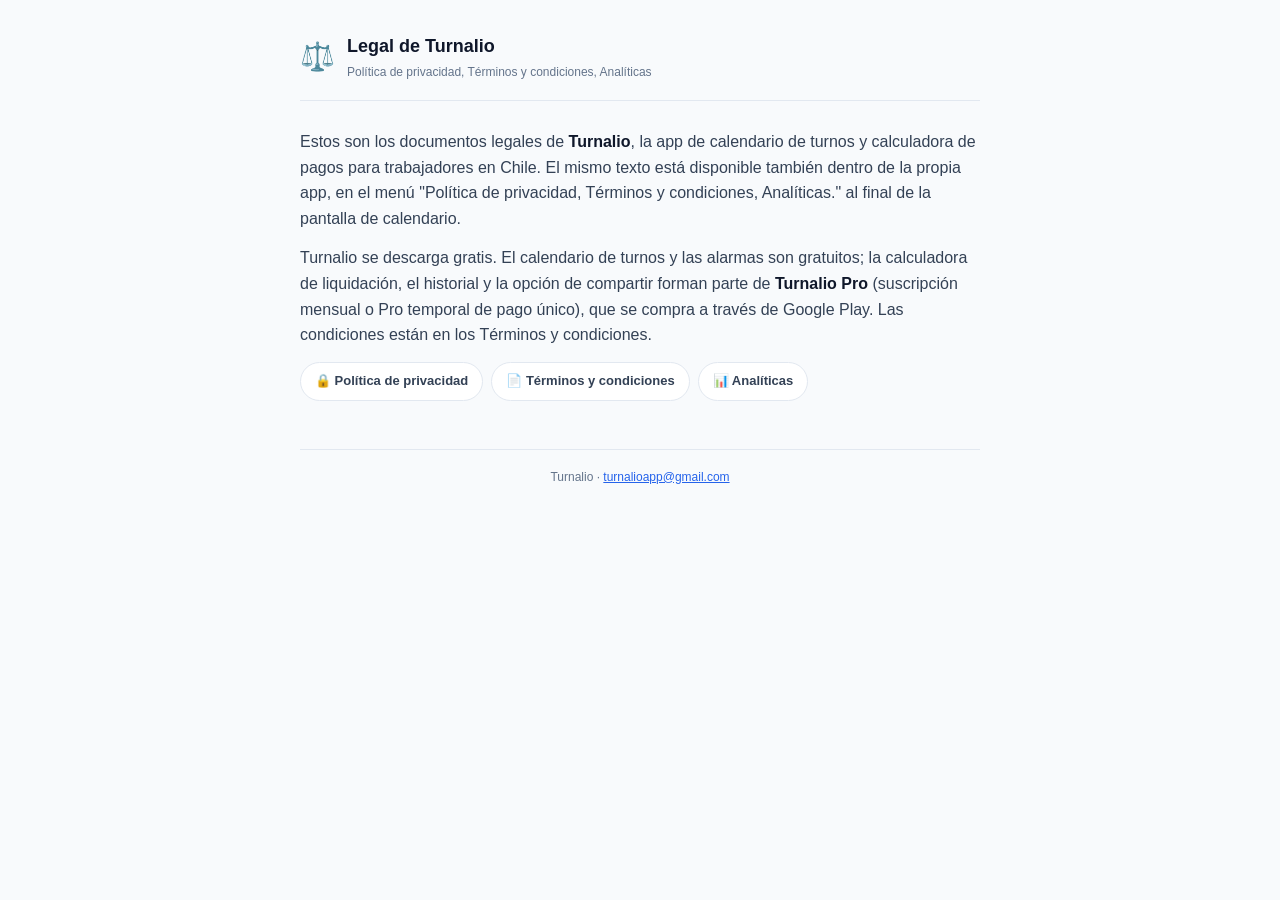
<file: index.html>
<!DOCTYPE html>
<html lang="es">
<head>
<meta charset="UTF-8">
<meta name="viewport" content="width=device-width, initial-scale=1.0">
<title>Legal — Turnalio</title>
<link rel="stylesheet" href="style.css">
</head>
<body>
  <header>
    <span class="logo">⚖️</span>
    <div>
      <h1>Legal de Turnalio</h1>
      <div class="sub">Política de privacidad, Términos y condiciones, Analíticas</div>
    </div>
  </header>

  <p>Estos son los documentos legales de <strong>Turnalio</strong>, la app de calendario de turnos y calculadora de pagos para trabajadores en Chile. El mismo texto está disponible también dentro de la propia app, en el menú "Política de privacidad, Términos y condiciones, Analíticas." al final de la pantalla de calendario.</p>

  <p>Turnalio se descarga gratis. El calendario de turnos y las alarmas son gratuitos; la calculadora de liquidación, el historial y la opción de compartir forman parte de <strong>Turnalio Pro</strong> (suscripción mensual o Pro temporal de pago único), que se compra a través de Google Play. Las condiciones están en los Términos y condiciones.</p>

  <nav class="legal-nav">
    <a href="privacidad.html">🔒 Política de privacidad</a>
    <a href="terminos.html">📄 Términos y condiciones</a>
    <a href="analiticas.html">📊 Analíticas</a>
  </nav>

  <footer>Turnalio · <a href="mailto:turnalioapp@gmail.com">turnalioapp@gmail.com</a></footer>
</body>
</html>
</file>
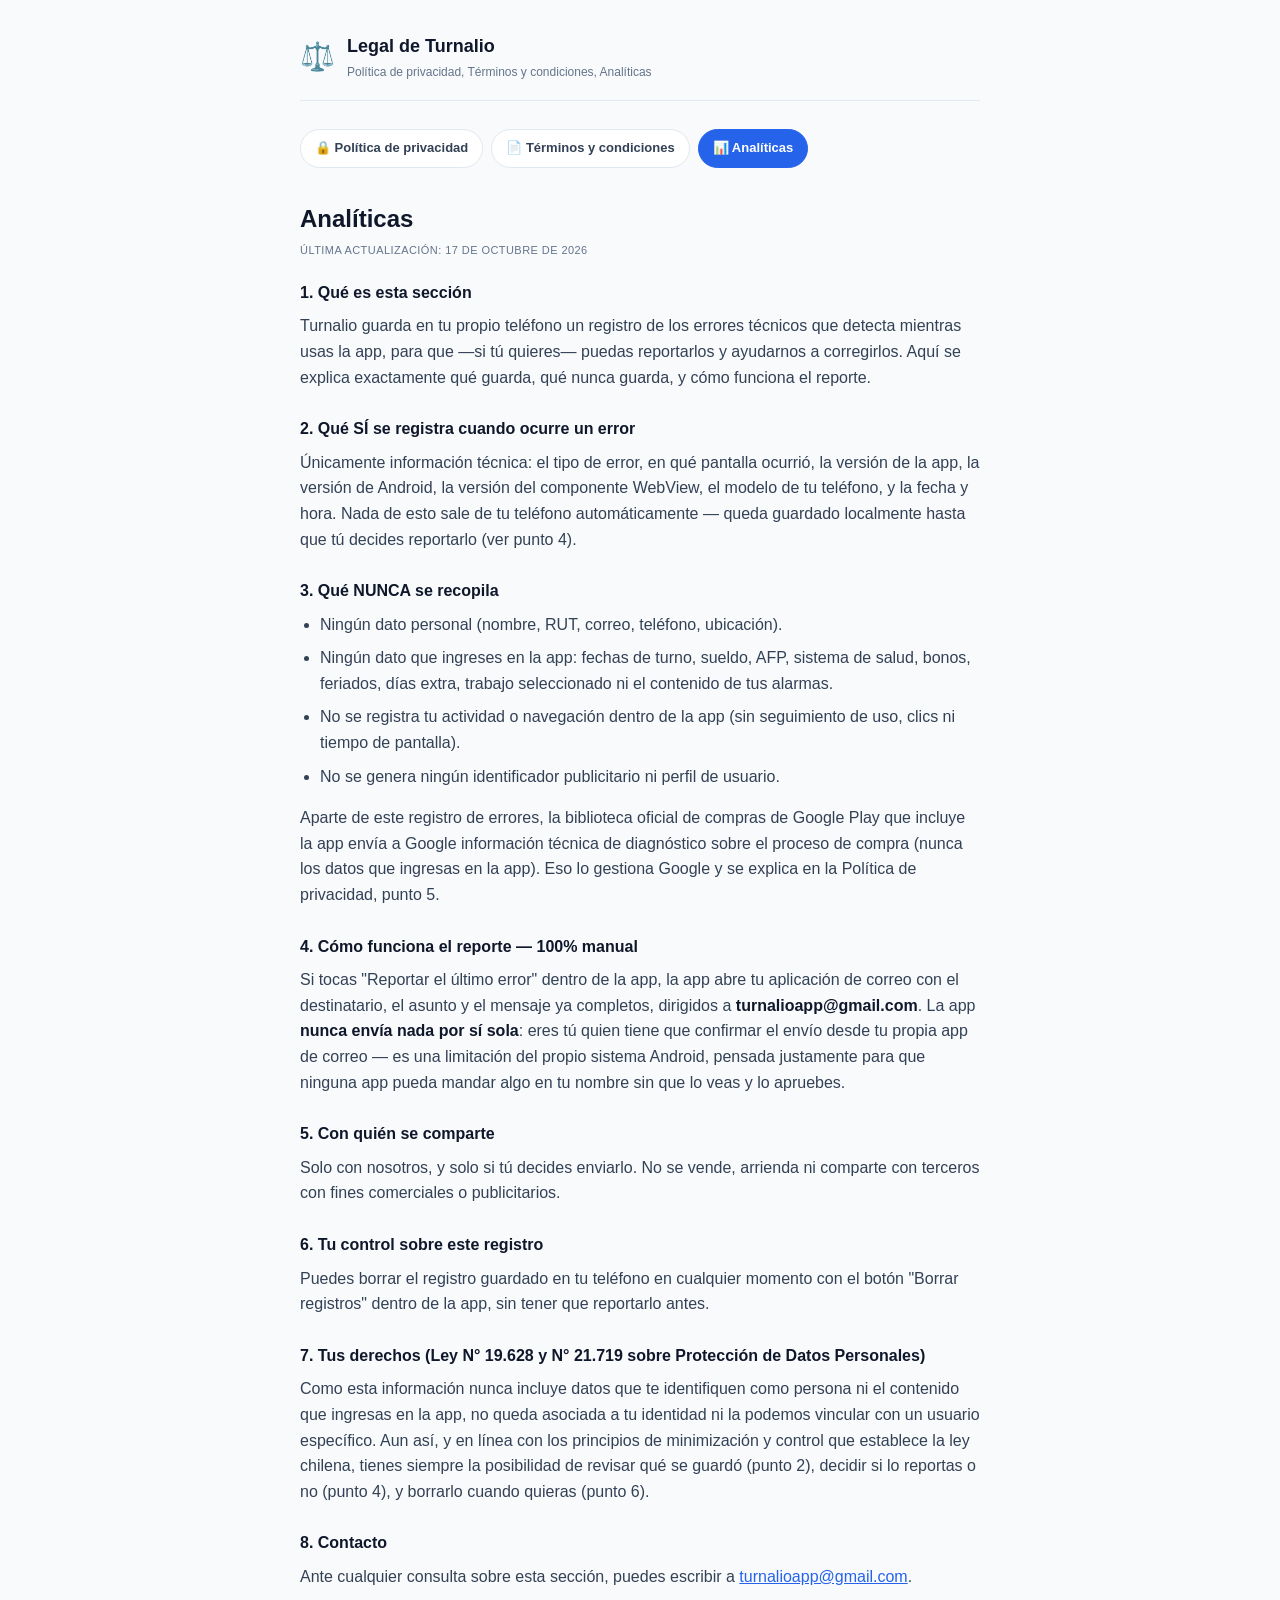
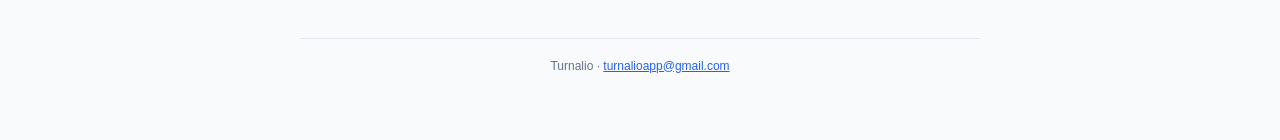
<file: analiticas.html>
<!DOCTYPE html>
<html lang="es">
<head>
<meta charset="UTF-8">
<meta name="viewport" content="width=device-width, initial-scale=1.0">
<title>Analíticas — Turnalio</title>
<link rel="stylesheet" href="style.css">
</head>
<body>
  <header>
    <span class="logo">⚖️</span>
    <div>
      <h1>Legal de Turnalio</h1>
      <div class="sub">Política de privacidad, Términos y condiciones, Analíticas</div>
    </div>
  </header>

  <nav class="legal-nav">
    <a href="privacidad.html">🔒 Política de privacidad</a>
    <a href="terminos.html">📄 Términos y condiciones</a>
    <a href="analiticas.html" class="active">📊 Analíticas</a>
  </nav>

  <h1 class="doc-title">Analíticas</h1>
  <div class="updated">Última actualización: 17 de octubre de 2026</div>

  <h3>1. Qué es esta sección</h3>
  <p>Turnalio guarda en tu propio teléfono un registro de los errores técnicos que detecta mientras usas la app, para que —si tú quieres— puedas reportarlos y ayudarnos a corregirlos. Aquí se explica exactamente qué guarda, qué nunca guarda, y cómo funciona el reporte.</p>

  <h3>2. Qué SÍ se registra cuando ocurre un error</h3>
  <p>Únicamente información técnica: el tipo de error, en qué pantalla ocurrió, la versión de la app, la versión de Android, la versión del componente WebView, el modelo de tu teléfono, y la fecha y hora. Nada de esto sale de tu teléfono automáticamente — queda guardado localmente hasta que tú decides reportarlo (ver punto 4).</p>

  <h3>3. Qué NUNCA se recopila</h3>
  <ul>
    <li>Ningún dato personal (nombre, RUT, correo, teléfono, ubicación).</li>
    <li>Ningún dato que ingreses en la app: fechas de turno, sueldo, AFP, sistema de salud, bonos, feriados, días extra, trabajo seleccionado ni el contenido de tus alarmas.</li>
    <li>No se registra tu actividad o navegación dentro de la app (sin seguimiento de uso, clics ni tiempo de pantalla).</li>
    <li>No se genera ningún identificador publicitario ni perfil de usuario.</li>
  </ul>
  <p>Aparte de este registro de errores, la biblioteca oficial de compras de Google Play que incluye la app envía a Google información técnica de diagnóstico sobre el proceso de compra (nunca los datos que ingresas en la app). Eso lo gestiona Google y se explica en la Política de privacidad, punto 5.</p>

  <h3>4. Cómo funciona el reporte — 100% manual</h3>
  <p>Si tocas "Reportar el último error" dentro de la app, la app abre tu aplicación de correo con el destinatario, el asunto y el mensaje ya completos, dirigidos a <strong>turnalioapp@gmail.com</strong>. La app <strong>nunca envía nada por sí sola</strong>: eres tú quien tiene que confirmar el envío desde tu propia app de correo — es una limitación del propio sistema Android, pensada justamente para que ninguna app pueda mandar algo en tu nombre sin que lo veas y lo apruebes.</p>

  <h3>5. Con quién se comparte</h3>
  <p>Solo con nosotros, y solo si tú decides enviarlo. No se vende, arrienda ni comparte con terceros con fines comerciales o publicitarios.</p>

  <h3>6. Tu control sobre este registro</h3>
  <p>Puedes borrar el registro guardado en tu teléfono en cualquier momento con el botón "Borrar registros" dentro de la app, sin tener que reportarlo antes.</p>

  <h3>7. Tus derechos (Ley N° 19.628 y N° 21.719 sobre Protección de Datos Personales)</h3>
  <p>Como esta información nunca incluye datos que te identifiquen como persona ni el contenido que ingresas en la app, no queda asociada a tu identidad ni la podemos vincular con un usuario específico. Aun así, y en línea con los principios de minimización y control que establece la ley chilena, tienes siempre la posibilidad de revisar qué se guardó (punto 2), decidir si lo reportas o no (punto 4), y borrarlo cuando quieras (punto 6).</p>

  <h3>8. Contacto</h3>
  <p>Ante cualquier consulta sobre esta sección, puedes escribir a <a href="mailto:turnalioapp@gmail.com">turnalioapp@gmail.com</a>.</p>

  <footer>Turnalio · <a href="mailto:turnalioapp@gmail.com">turnalioapp@gmail.com</a></footer>
</body>
</html>
</file>
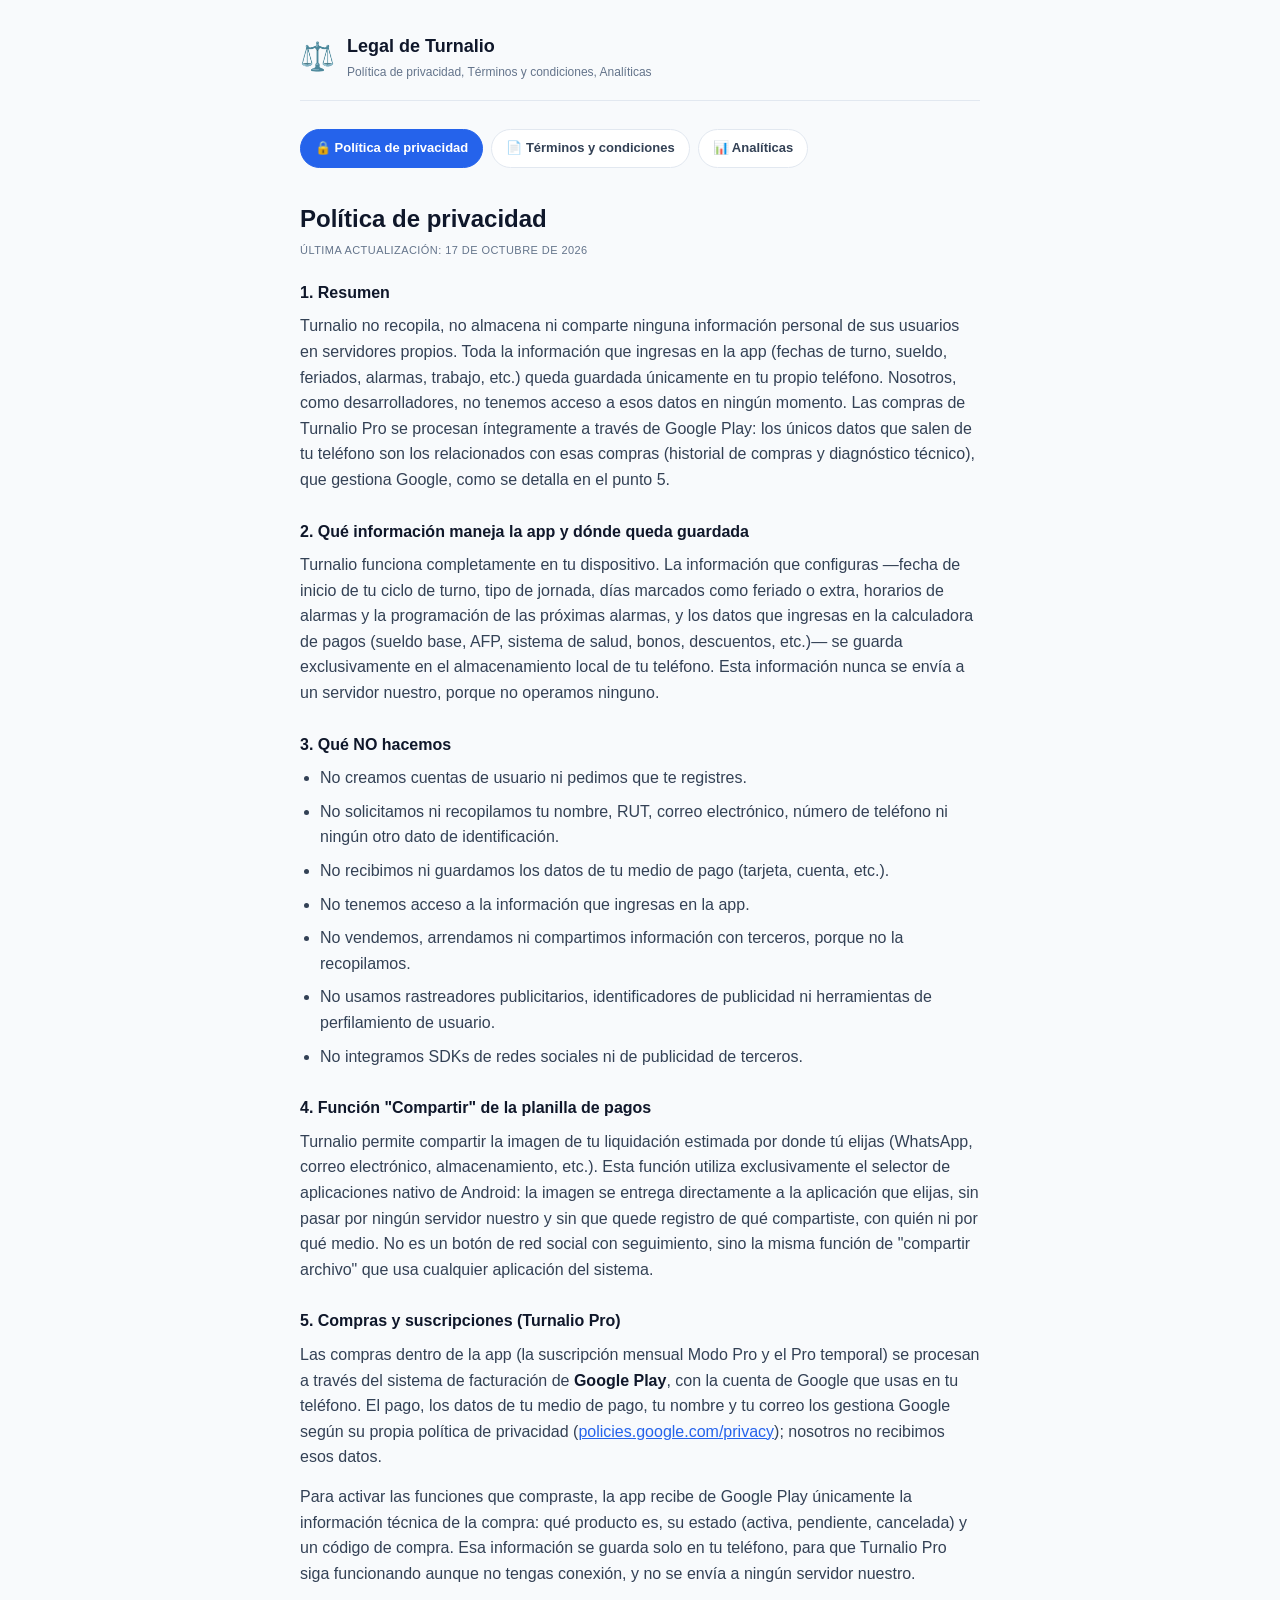
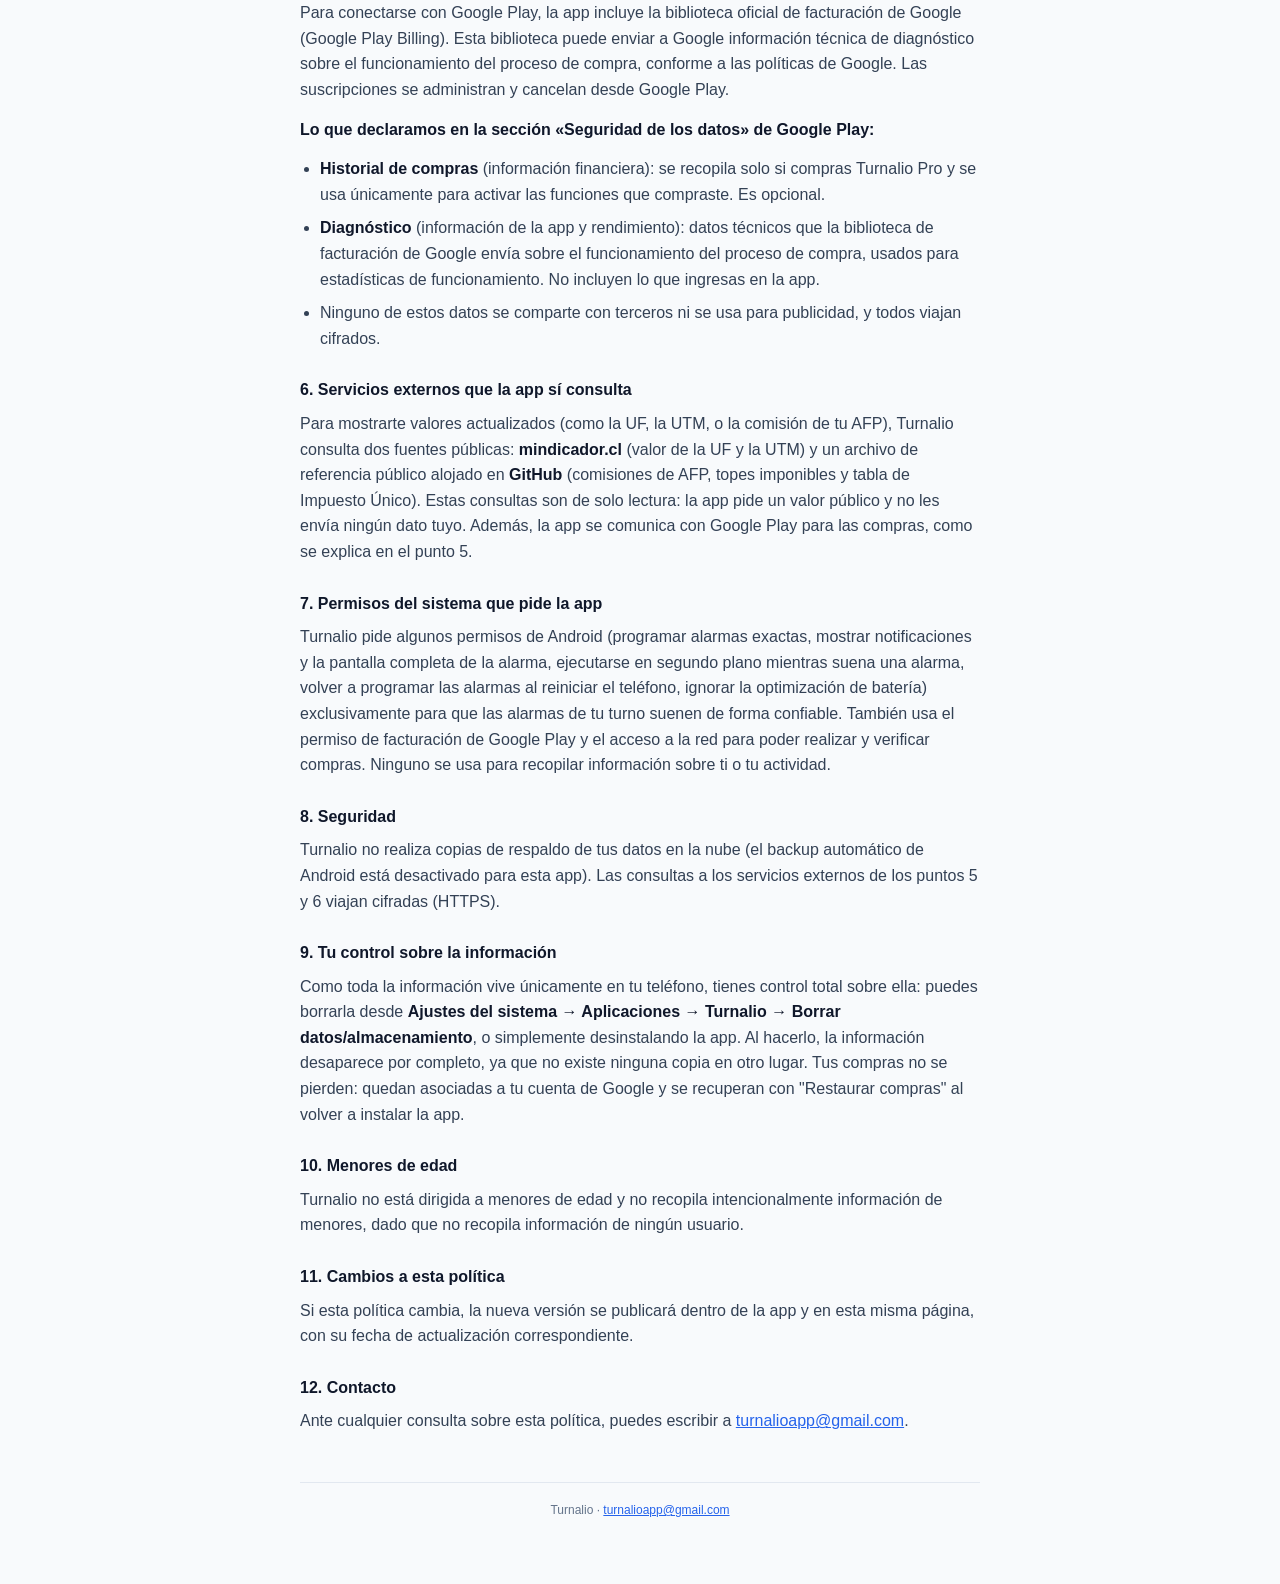
<file: privacidad.html>
<!DOCTYPE html>
<html lang="es">
<head>
<meta charset="UTF-8">
<meta name="viewport" content="width=device-width, initial-scale=1.0">
<title>Política de privacidad — Turnalio</title>
<link rel="stylesheet" href="style.css">
</head>
<body>
  <header>
    <span class="logo">⚖️</span>
    <div>
      <h1>Legal de Turnalio</h1>
      <div class="sub">Política de privacidad, Términos y condiciones, Analíticas</div>
    </div>
  </header>

  <nav class="legal-nav">
    <a href="privacidad.html" class="active">🔒 Política de privacidad</a>
    <a href="terminos.html">📄 Términos y condiciones</a>
    <a href="analiticas.html">📊 Analíticas</a>
  </nav>

  <h1 class="doc-title">Política de privacidad</h1>
  <div class="updated">Última actualización: 17 de octubre de 2026</div>

  <h3>1. Resumen</h3>
  <p>Turnalio no recopila, no almacena ni comparte ninguna información personal de sus usuarios en servidores propios. Toda la información que ingresas en la app (fechas de turno, sueldo, feriados, alarmas, trabajo, etc.) queda guardada únicamente en tu propio teléfono. Nosotros, como desarrolladores, no tenemos acceso a esos datos en ningún momento. Las compras de Turnalio Pro se procesan íntegramente a través de Google Play: los únicos datos que salen de tu teléfono son los relacionados con esas compras (historial de compras y diagnóstico técnico), que gestiona Google, como se detalla en el punto 5.</p>

  <h3>2. Qué información maneja la app y dónde queda guardada</h3>
  <p>Turnalio funciona completamente en tu dispositivo. La información que configuras —fecha de inicio de tu ciclo de turno, tipo de jornada, días marcados como feriado o extra, horarios de alarmas y la programación de las próximas alarmas, y los datos que ingresas en la calculadora de pagos (sueldo base, AFP, sistema de salud, bonos, descuentos, etc.)— se guarda exclusivamente en el almacenamiento local de tu teléfono. Esta información nunca se envía a un servidor nuestro, porque no operamos ninguno.</p>

  <h3>3. Qué NO hacemos</h3>
  <ul>
    <li>No creamos cuentas de usuario ni pedimos que te registres.</li>
    <li>No solicitamos ni recopilamos tu nombre, RUT, correo electrónico, número de teléfono ni ningún otro dato de identificación.</li>
    <li>No recibimos ni guardamos los datos de tu medio de pago (tarjeta, cuenta, etc.).</li>
    <li>No tenemos acceso a la información que ingresas en la app.</li>
    <li>No vendemos, arrendamos ni compartimos información con terceros, porque no la recopilamos.</li>
    <li>No usamos rastreadores publicitarios, identificadores de publicidad ni herramientas de perfilamiento de usuario.</li>
    <li>No integramos SDKs de redes sociales ni de publicidad de terceros.</li>
  </ul>

  <h3>4. Función "Compartir" de la planilla de pagos</h3>
  <p>Turnalio permite compartir la imagen de tu liquidación estimada por donde tú elijas (WhatsApp, correo electrónico, almacenamiento, etc.). Esta función utiliza exclusivamente el selector de aplicaciones nativo de Android: la imagen se entrega directamente a la aplicación que elijas, sin pasar por ningún servidor nuestro y sin que quede registro de qué compartiste, con quién ni por qué medio. No es un botón de red social con seguimiento, sino la misma función de "compartir archivo" que usa cualquier aplicación del sistema.</p>

  <h3>5. Compras y suscripciones (Turnalio Pro)</h3>
  <p>Las compras dentro de la app (la suscripción mensual Modo Pro y el Pro temporal) se procesan a través del sistema de facturación de <strong>Google Play</strong>, con la cuenta de Google que usas en tu teléfono. El pago, los datos de tu medio de pago, tu nombre y tu correo los gestiona Google según su propia política de privacidad (<a href="https://policies.google.com/privacy">policies.google.com/privacy</a>); nosotros no recibimos esos datos.</p>
  <p>Para activar las funciones que compraste, la app recibe de Google Play únicamente la información técnica de la compra: qué producto es, su estado (activa, pendiente, cancelada) y un código de compra. Esa información se guarda solo en tu teléfono, para que Turnalio Pro siga funcionando aunque no tengas conexión, y no se envía a ningún servidor nuestro.</p>
  <p>Para conectarse con Google Play, la app incluye la biblioteca oficial de facturación de Google (Google Play Billing). Esta biblioteca puede enviar a Google información técnica de diagnóstico sobre el funcionamiento del proceso de compra, conforme a las políticas de Google. Las suscripciones se administran y cancelan desde Google Play.</p>
  <p><strong>Lo que declaramos en la sección «Seguridad de los datos» de Google Play:</strong></p>
  <ul>
    <li><strong>Historial de compras</strong> (información financiera): se recopila solo si compras Turnalio Pro y se usa únicamente para activar las funciones que compraste. Es opcional.</li>
    <li><strong>Diagnóstico</strong> (información de la app y rendimiento): datos técnicos que la biblioteca de facturación de Google envía sobre el funcionamiento del proceso de compra, usados para estadísticas de funcionamiento. No incluyen lo que ingresas en la app.</li>
    <li>Ninguno de estos datos se comparte con terceros ni se usa para publicidad, y todos viajan cifrados.</li>
  </ul>

  <h3>6. Servicios externos que la app sí consulta</h3>
  <p>Para mostrarte valores actualizados (como la UF, la UTM, o la comisión de tu AFP), Turnalio consulta dos fuentes públicas: <strong>mindicador.cl</strong> (valor de la UF y la UTM) y un archivo de referencia público alojado en <strong>GitHub</strong> (comisiones de AFP, topes imponibles y tabla de Impuesto Único). Estas consultas son de solo lectura: la app pide un valor público y no les envía ningún dato tuyo. Además, la app se comunica con Google Play para las compras, como se explica en el punto 5.</p>

  <h3>7. Permisos del sistema que pide la app</h3>
  <p>Turnalio pide algunos permisos de Android (programar alarmas exactas, mostrar notificaciones y la pantalla completa de la alarma, ejecutarse en segundo plano mientras suena una alarma, volver a programar las alarmas al reiniciar el teléfono, ignorar la optimización de batería) exclusivamente para que las alarmas de tu turno suenen de forma confiable. También usa el permiso de facturación de Google Play y el acceso a la red para poder realizar y verificar compras. Ninguno se usa para recopilar información sobre ti o tu actividad.</p>

  <h3>8. Seguridad</h3>
  <p>Turnalio no realiza copias de respaldo de tus datos en la nube (el backup automático de Android está desactivado para esta app). Las consultas a los servicios externos de los puntos 5 y 6 viajan cifradas (HTTPS).</p>

  <h3>9. Tu control sobre la información</h3>
  <p>Como toda la información vive únicamente en tu teléfono, tienes control total sobre ella: puedes borrarla desde <strong>Ajustes del sistema → Aplicaciones → Turnalio → Borrar datos/almacenamiento</strong>, o simplemente desinstalando la app. Al hacerlo, la información desaparece por completo, ya que no existe ninguna copia en otro lugar. Tus compras no se pierden: quedan asociadas a tu cuenta de Google y se recuperan con "Restaurar compras" al volver a instalar la app.</p>

  <h3>10. Menores de edad</h3>
  <p>Turnalio no está dirigida a menores de edad y no recopila intencionalmente información de menores, dado que no recopila información de ningún usuario.</p>

  <h3>11. Cambios a esta política</h3>
  <p>Si esta política cambia, la nueva versión se publicará dentro de la app y en esta misma página, con su fecha de actualización correspondiente.</p>

  <h3>12. Contacto</h3>
  <p>Ante cualquier consulta sobre esta política, puedes escribir a <a href="mailto:turnalioapp@gmail.com">turnalioapp@gmail.com</a>.</p>

  <footer>Turnalio · <a href="mailto:turnalioapp@gmail.com">turnalioapp@gmail.com</a></footer>
</body>
</html>
</file>
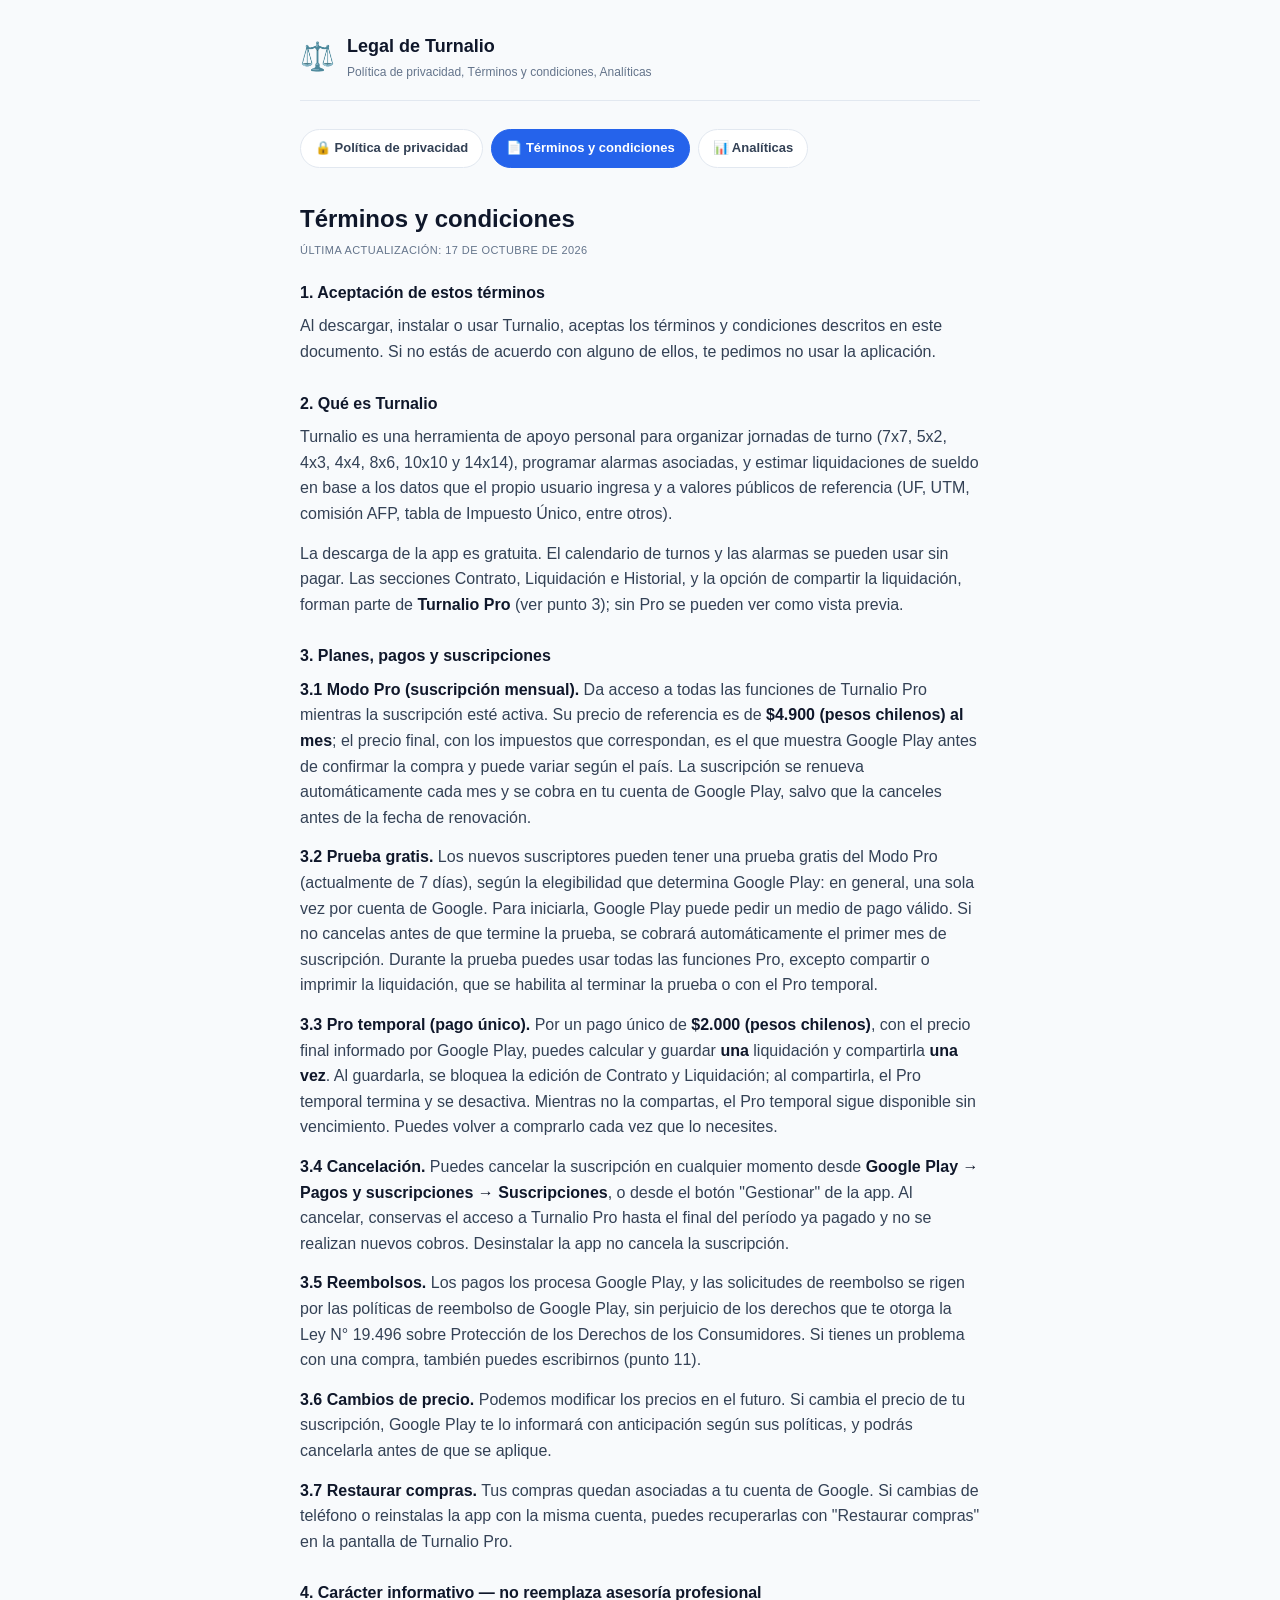
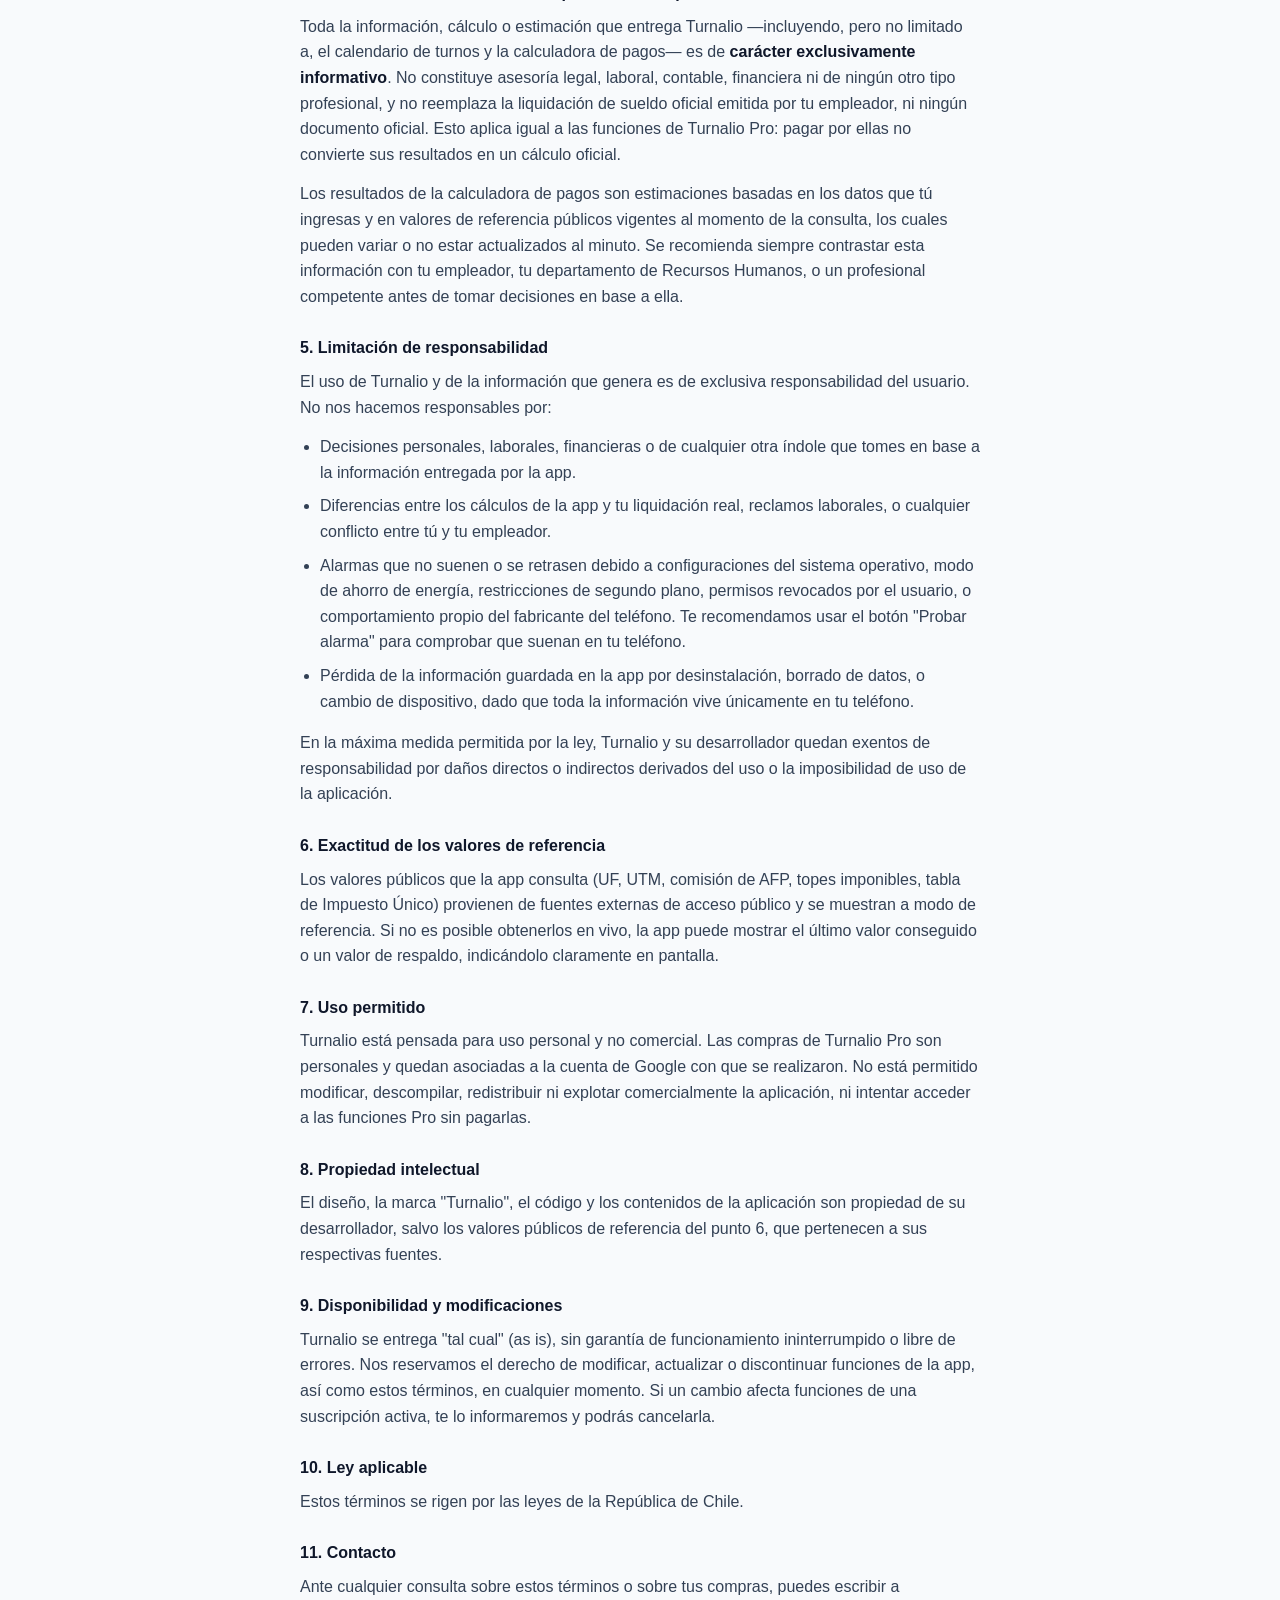
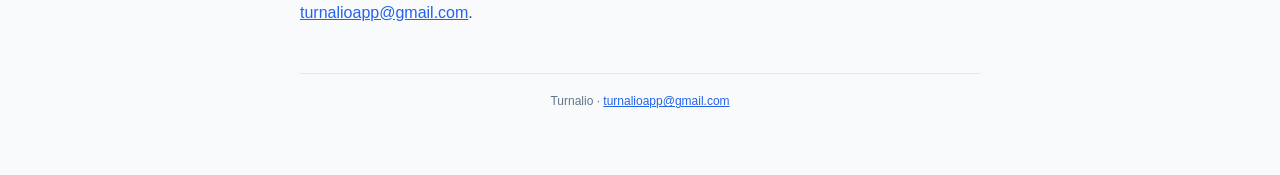
<file: terminos.html>
<!DOCTYPE html>
<html lang="es">
<head>
<meta charset="UTF-8">
<meta name="viewport" content="width=device-width, initial-scale=1.0">
<title>Términos y condiciones — Turnalio</title>
<link rel="stylesheet" href="style.css">
</head>
<body>
  <header>
    <span class="logo">⚖️</span>
    <div>
      <h1>Legal de Turnalio</h1>
      <div class="sub">Política de privacidad, Términos y condiciones, Analíticas</div>
    </div>
  </header>

  <nav class="legal-nav">
    <a href="privacidad.html">🔒 Política de privacidad</a>
    <a href="terminos.html" class="active">📄 Términos y condiciones</a>
    <a href="analiticas.html">📊 Analíticas</a>
  </nav>

  <h1 class="doc-title">Términos y condiciones</h1>
  <div class="updated">Última actualización: 17 de octubre de 2026</div>

  <h3>1. Aceptación de estos términos</h3>
  <p>Al descargar, instalar o usar Turnalio, aceptas los términos y condiciones descritos en este documento. Si no estás de acuerdo con alguno de ellos, te pedimos no usar la aplicación.</p>

  <h3>2. Qué es Turnalio</h3>
  <p>Turnalio es una herramienta de apoyo personal para organizar jornadas de turno (7x7, 5x2, 4x3, 4x4, 8x6, 10x10 y 14x14), programar alarmas asociadas, y estimar liquidaciones de sueldo en base a los datos que el propio usuario ingresa y a valores públicos de referencia (UF, UTM, comisión AFP, tabla de Impuesto Único, entre otros).</p>
  <p>La descarga de la app es gratuita. El calendario de turnos y las alarmas se pueden usar sin pagar. Las secciones Contrato, Liquidación e Historial, y la opción de compartir la liquidación, forman parte de <strong>Turnalio Pro</strong> (ver punto 3); sin Pro se pueden ver como vista previa.</p>

  <h3>3. Planes, pagos y suscripciones</h3>
  <p><strong>3.1 Modo Pro (suscripción mensual).</strong> Da acceso a todas las funciones de Turnalio Pro mientras la suscripción esté activa. Su precio de referencia es de <strong>$4.900 (pesos chilenos) al mes</strong>; el precio final, con los impuestos que correspondan, es el que muestra Google Play antes de confirmar la compra y puede variar según el país. La suscripción se renueva automáticamente cada mes y se cobra en tu cuenta de Google Play, salvo que la canceles antes de la fecha de renovación.</p>
  <p><strong>3.2 Prueba gratis.</strong> Los nuevos suscriptores pueden tener una prueba gratis del Modo Pro (actualmente de 7 días), según la elegibilidad que determina Google Play: en general, una sola vez por cuenta de Google. Para iniciarla, Google Play puede pedir un medio de pago válido. Si no cancelas antes de que termine la prueba, se cobrará automáticamente el primer mes de suscripción. Durante la prueba puedes usar todas las funciones Pro, excepto compartir o imprimir la liquidación, que se habilita al terminar la prueba o con el Pro temporal.</p>
  <p><strong>3.3 Pro temporal (pago único).</strong> Por un pago único de <strong>$2.000 (pesos chilenos)</strong>, con el precio final informado por Google Play, puedes calcular y guardar <strong>una</strong> liquidación y compartirla <strong>una vez</strong>. Al guardarla, se bloquea la edición de Contrato y Liquidación; al compartirla, el Pro temporal termina y se desactiva. Mientras no la compartas, el Pro temporal sigue disponible sin vencimiento. Puedes volver a comprarlo cada vez que lo necesites.</p>
  <p><strong>3.4 Cancelación.</strong> Puedes cancelar la suscripción en cualquier momento desde <strong>Google Play → Pagos y suscripciones → Suscripciones</strong>, o desde el botón "Gestionar" de la app. Al cancelar, conservas el acceso a Turnalio Pro hasta el final del período ya pagado y no se realizan nuevos cobros. Desinstalar la app no cancela la suscripción.</p>
  <p><strong>3.5 Reembolsos.</strong> Los pagos los procesa Google Play, y las solicitudes de reembolso se rigen por las políticas de reembolso de Google Play, sin perjuicio de los derechos que te otorga la Ley N° 19.496 sobre Protección de los Derechos de los Consumidores. Si tienes un problema con una compra, también puedes escribirnos (punto 11).</p>
  <p><strong>3.6 Cambios de precio.</strong> Podemos modificar los precios en el futuro. Si cambia el precio de tu suscripción, Google Play te lo informará con anticipación según sus políticas, y podrás cancelarla antes de que se aplique.</p>
  <p><strong>3.7 Restaurar compras.</strong> Tus compras quedan asociadas a tu cuenta de Google. Si cambias de teléfono o reinstalas la app con la misma cuenta, puedes recuperarlas con "Restaurar compras" en la pantalla de Turnalio Pro.</p>

  <h3>4. Carácter informativo — no reemplaza asesoría profesional</h3>
  <p>Toda la información, cálculo o estimación que entrega Turnalio —incluyendo, pero no limitado a, el calendario de turnos y la calculadora de pagos— es de <strong>carácter exclusivamente informativo</strong>. No constituye asesoría legal, laboral, contable, financiera ni de ningún otro tipo profesional, y no reemplaza la liquidación de sueldo oficial emitida por tu empleador, ni ningún documento oficial. Esto aplica igual a las funciones de Turnalio Pro: pagar por ellas no convierte sus resultados en un cálculo oficial.</p>
  <p>Los resultados de la calculadora de pagos son estimaciones basadas en los datos que tú ingresas y en valores de referencia públicos vigentes al momento de la consulta, los cuales pueden variar o no estar actualizados al minuto. Se recomienda siempre contrastar esta información con tu empleador, tu departamento de Recursos Humanos, o un profesional competente antes de tomar decisiones en base a ella.</p>

  <h3>5. Limitación de responsabilidad</h3>
  <p>El uso de Turnalio y de la información que genera es de exclusiva responsabilidad del usuario. No nos hacemos responsables por:</p>
  <ul>
    <li>Decisiones personales, laborales, financieras o de cualquier otra índole que tomes en base a la información entregada por la app.</li>
    <li>Diferencias entre los cálculos de la app y tu liquidación real, reclamos laborales, o cualquier conflicto entre tú y tu empleador.</li>
    <li>Alarmas que no suenen o se retrasen debido a configuraciones del sistema operativo, modo de ahorro de energía, restricciones de segundo plano, permisos revocados por el usuario, o comportamiento propio del fabricante del teléfono. Te recomendamos usar el botón "Probar alarma" para comprobar que suenan en tu teléfono.</li>
    <li>Pérdida de la información guardada en la app por desinstalación, borrado de datos, o cambio de dispositivo, dado que toda la información vive únicamente en tu teléfono.</li>
  </ul>
  <p>En la máxima medida permitida por la ley, Turnalio y su desarrollador quedan exentos de responsabilidad por daños directos o indirectos derivados del uso o la imposibilidad de uso de la aplicación.</p>

  <h3>6. Exactitud de los valores de referencia</h3>
  <p>Los valores públicos que la app consulta (UF, UTM, comisión de AFP, topes imponibles, tabla de Impuesto Único) provienen de fuentes externas de acceso público y se muestran a modo de referencia. Si no es posible obtenerlos en vivo, la app puede mostrar el último valor conseguido o un valor de respaldo, indicándolo claramente en pantalla.</p>

  <h3>7. Uso permitido</h3>
  <p>Turnalio está pensada para uso personal y no comercial. Las compras de Turnalio Pro son personales y quedan asociadas a la cuenta de Google con que se realizaron. No está permitido modificar, descompilar, redistribuir ni explotar comercialmente la aplicación, ni intentar acceder a las funciones Pro sin pagarlas.</p>

  <h3>8. Propiedad intelectual</h3>
  <p>El diseño, la marca "Turnalio", el código y los contenidos de la aplicación son propiedad de su desarrollador, salvo los valores públicos de referencia del punto 6, que pertenecen a sus respectivas fuentes.</p>

  <h3>9. Disponibilidad y modificaciones</h3>
  <p>Turnalio se entrega "tal cual" (as is), sin garantía de funcionamiento ininterrumpido o libre de errores. Nos reservamos el derecho de modificar, actualizar o discontinuar funciones de la app, así como estos términos, en cualquier momento. Si un cambio afecta funciones de una suscripción activa, te lo informaremos y podrás cancelarla.</p>

  <h3>10. Ley aplicable</h3>
  <p>Estos términos se rigen por las leyes de la República de Chile.</p>

  <h3>11. Contacto</h3>
  <p>Ante cualquier consulta sobre estos términos o sobre tus compras, puedes escribir a <a href="mailto:turnalioapp@gmail.com">turnalioapp@gmail.com</a>.</p>

  <footer>Turnalio · <a href="mailto:turnalioapp@gmail.com">turnalioapp@gmail.com</a></footer>
</body>
</html>
</file>
<file: style.css>
:root {
  --bg: #0f172a;
  --surface: #1e293b;
  --border: #334155;
  --text: #f8fafc;
  --text-dim: #cbd5e1;
  --text-mute: #94a3b8;
  --accent: #60a5fa;
}
* { box-sizing: border-box; }
html, body {
  margin: 0;
  background: var(--bg);
  color: var(--text-dim);
  font-family: -apple-system, BlinkMacSystemFont, 'Segoe UI', Roboto, Oxygen, sans-serif;
  line-height: 1.6;
}
body {
  max-width: 720px;
  margin: 0 auto;
  padding: 32px 20px 64px;
}
header {
  display: flex;
  align-items: center;
  gap: 12px;
  margin-bottom: 28px;
  padding-bottom: 18px;
  border-bottom: 1px solid var(--border);
}
header .logo { font-size: 28px; line-height: 1; }
header h1 { font-size: 18px; color: var(--text); margin: 0; }
header .sub { font-size: 12px; color: var(--text-mute); margin-top: 2px; }
nav.legal-nav {
  display: flex;
  gap: 8px;
  flex-wrap: wrap;
  margin-bottom: 32px;
}
nav.legal-nav a {
  color: var(--text-dim);
  text-decoration: none;
  font-size: 13px;
  font-weight: 600;
  padding: 8px 14px;
  border: 1px solid var(--border);
  border-radius: 20px;
  background: var(--surface);
}
nav.legal-nav a.active {
  color: #fff;
  background: #2563eb;
  border-color: #2563eb;
}
.updated {
  font-size: 11px;
  color: var(--text-mute);
  letter-spacing: 0.04em;
  text-transform: uppercase;
  margin-bottom: 20px;
}
h1.doc-title { color: var(--text); font-size: 24px; margin: 0 0 4px; }
h3 { color: var(--text); font-size: 16px; margin: 26px 0 8px; }
h3:first-of-type { margin-top: 0; }
p { margin: 0 0 14px; }
ul { margin: 4px 0 16px 20px; padding: 0; }
li { margin-bottom: 8px; }
strong { color: var(--text); }
a { color: var(--accent); }
footer {
  margin-top: 48px;
  padding-top: 18px;
  border-top: 1px solid var(--border);
  font-size: 12px;
  color: var(--text-mute);
  text-align: center;
}
@media (prefers-color-scheme: light) {
  :root {
    --bg: #f8fafc;
    --surface: #ffffff;
    --border: #e2e8f0;
    --text: #0f172a;
    --text-dim: #334155;
    --text-mute: #64748b;
    --accent: #2563eb;
  }
}
</file>
